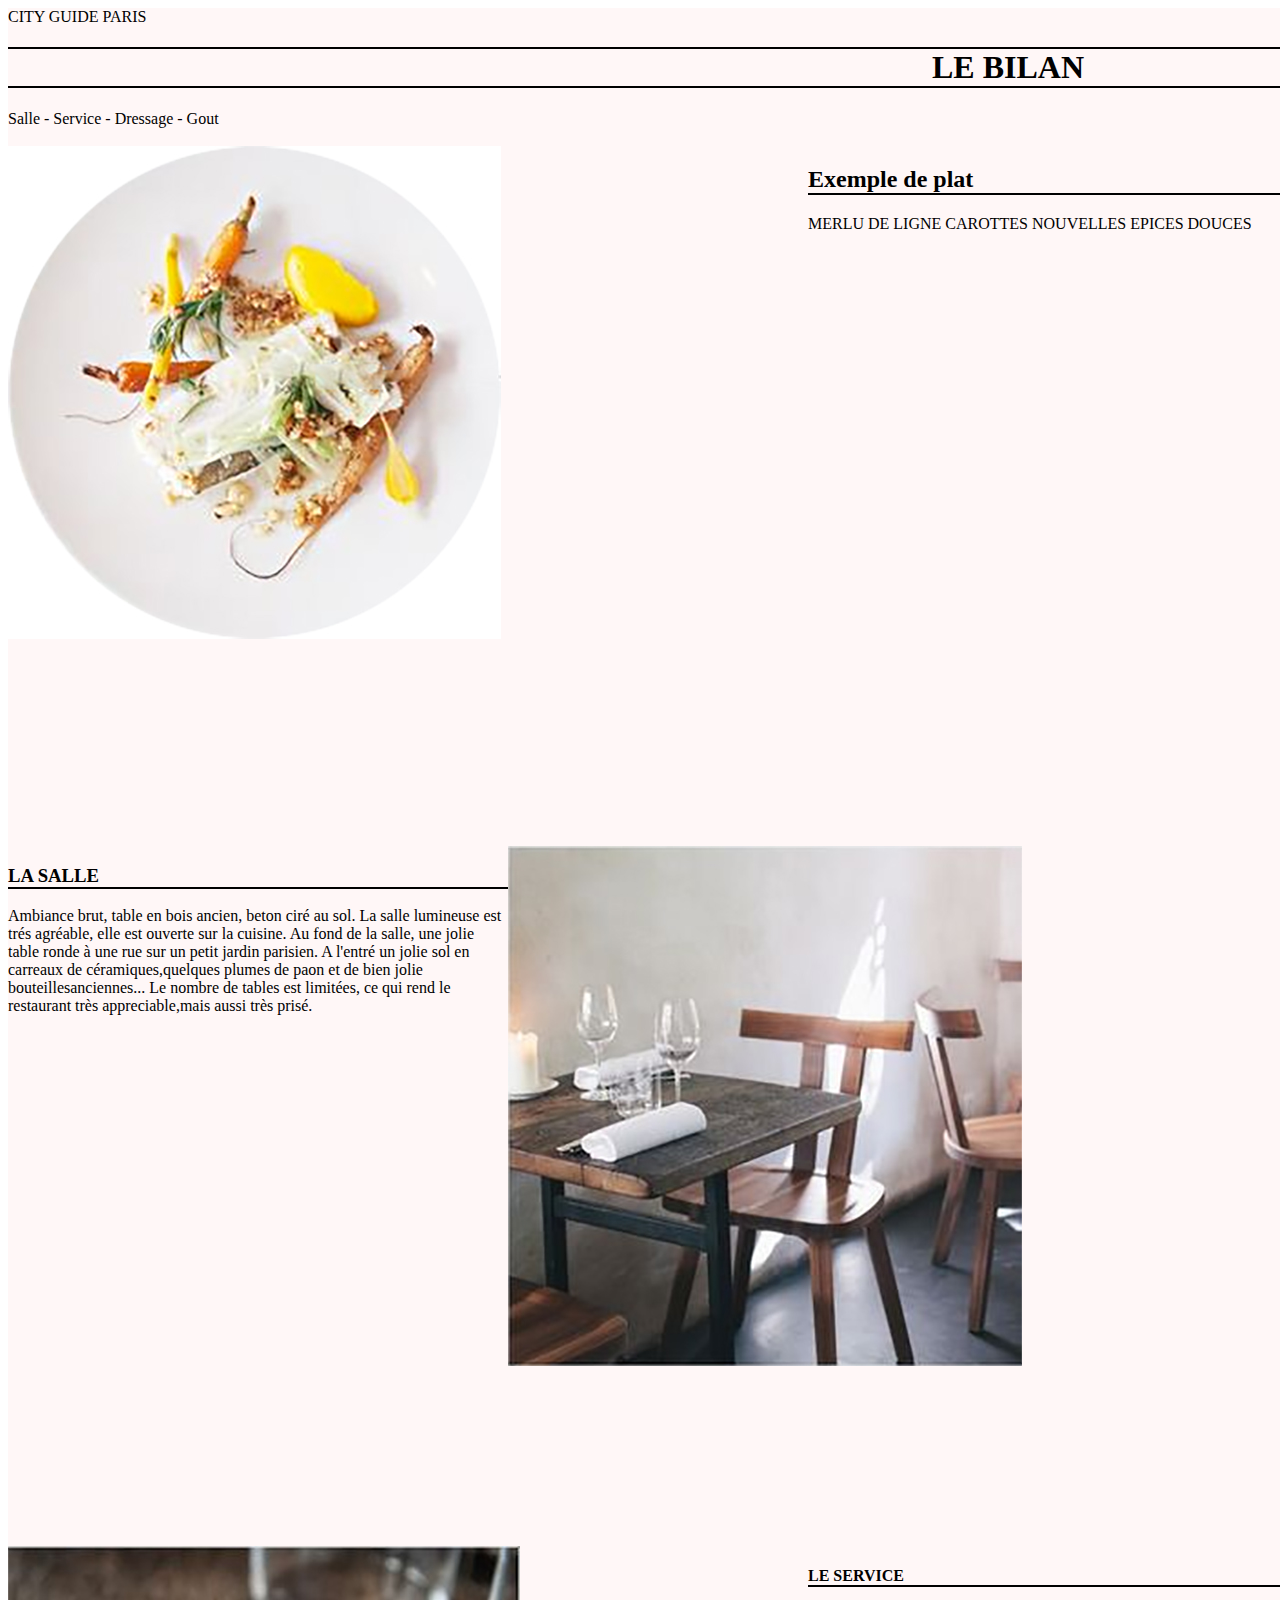
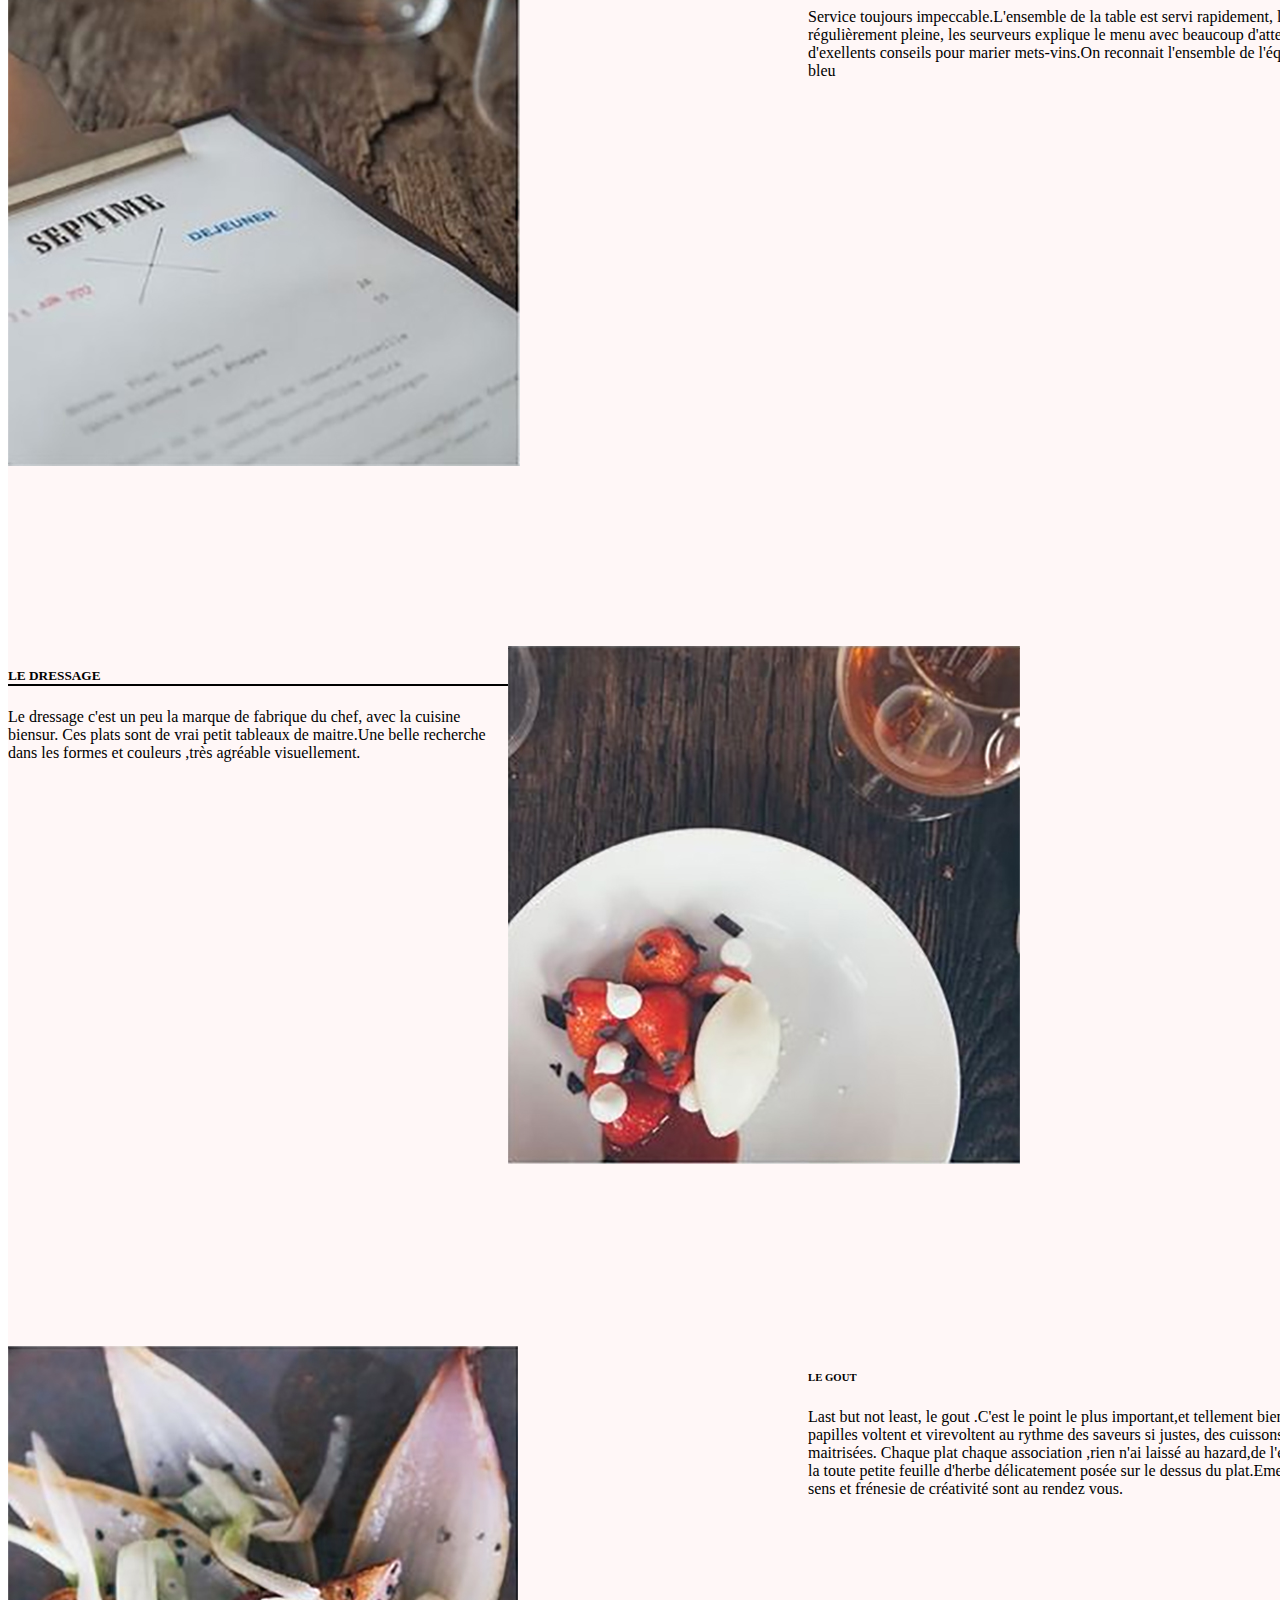
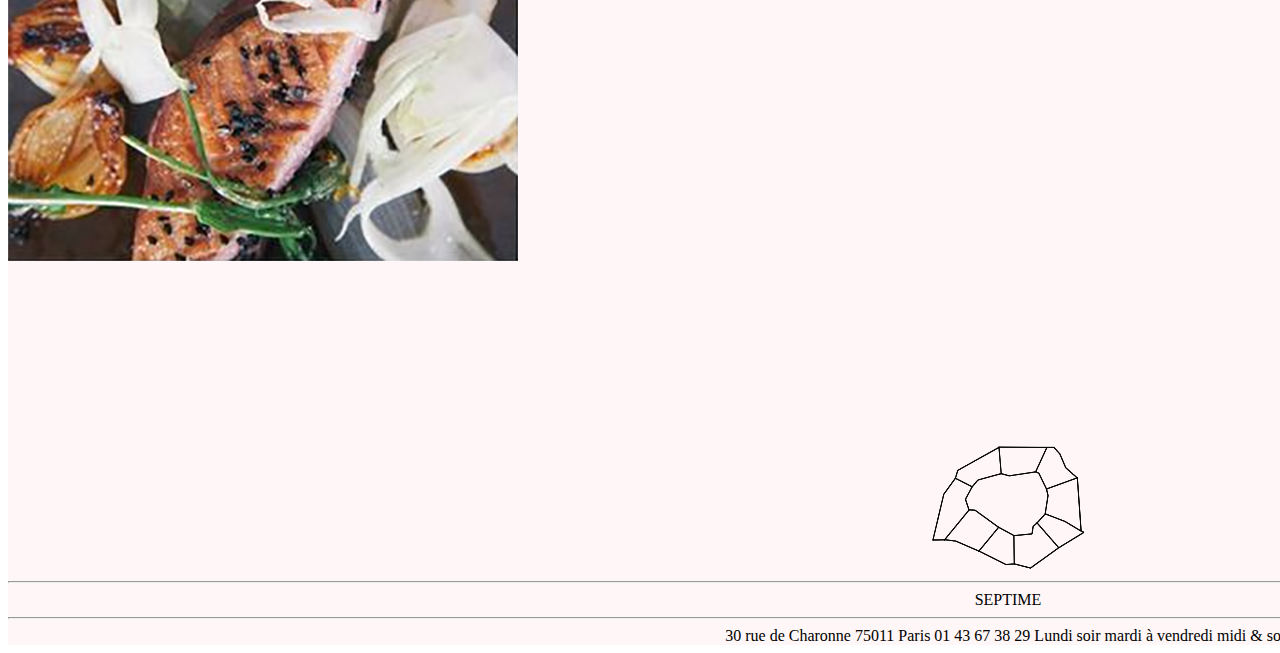
<file: index.html>
<!DOCTYPE html>
<html lang="en">
<head>
    <meta charset="UTF-8">
    <meta name="viewport" content="width=device-width, initial-scale=1.0">
    <title>eval</title>
    <link rel="stylesheet" href="css/style.css">
</head>
<body>
    <div id="contener">

      <header>
        <p class="centre">CITY GUIDE PARIS</p>
        

        <h1>LE BILAN</h1>
        

        <p class="centre">Salle - Service - Dressage - Gout</p>
        </header>
    
        <br>

        <section>
         <img src="img/assiette.jpg" alt="">

            <div class="droite">
                
            <h2>Exemple de plat</h2>

           
            <p >MERLU DE LIGNE </p>
            
              <p>  CAROTTES NOUVELLES  </p>
              
               <p> EPICES DOUCES </p>
            </div>

            </p>
        
        </section>

        <section>
             <img src="img/resto_01.jpg" alt="">

            <div class="gauche">
            <h3>
                LA SALLE
            </h3>
            <p>
                Ambiance brut, table en bois ancien, beton ciré au sol.
                La salle lumineuse est trés agréable, elle est ouverte sur la cuisine.
                Au fond de la salle, une jolie table ronde à une rue sur un petit jardin parisien.
                A l'entré un jolie sol en carreaux de céramiques,quelques plumes de paon et de bien jolie bouteillesanciennes...  
                Le nombre de tables est limitées, ce qui rend le restaurant très appreciable,mais aussi très prisé.
            </p>
             </div>
        </section>

        <section>
        <img src="img/resto_02.jpg" alt="">

        <div class="droite">
        <h4>LE SERVICE</h4>

        <p>Service toujours impeccable.L'ensemble de la table est servi rapidement, la corbeille de pain régulièrement pleine, les seurveurs explique le menu avec beaucoup d'attention et sont d'exellents conseils pour marier mets-vins.On reconnait l'ensemble de l'équipe a leurs tablier bleu </p>

         </div>
        </section>

        <section>

            <img src="img/resto_03.jpg" alt="">

            <div class="gauche">
            <h5>LE DRESSAGE</h5>

            <p>Le dressage c'est un peu la marque de fabrique du chef, avec la cuisine biensur.
                Ces plats sont de vrai petit tableaux de maitre.Une belle recherche dans les formes et couleurs
                ,très agréable visuellement.
            </p>
             </div>
        </section>

        <section>
            <img src="img/resto_04.jpg" alt="">

            <div class="droite">
            <h6>LE GOUT</h6>
            <p>
                Last but not least, le gout .C'est le point le plus important,et tellement bien ajusté ici.
                Les papilles voltent et virevoltent au rythme des saveurs si justes, des cuissons si parfaitement maitrisées.
                Chaque plat chaque association ,rien n'ai laissé au hazard,de l'element principale a la toute petite feuille d'herbe 
                délicatement posée sur le dessus du plat.Emerveillement des sens et frénesie de créativité sont au rendez vous.
            </p>
            </div>

        </section>

        <footer>
            <img src="img/plan.png" alt="">
            <hr>

            <p>SEPTIME</p>
            <hr>

            <p>30 rue de Charonne 75011 Paris</p>

            <p>01 43 67 38 29</p>

            <p>Lundi soir mardi à vendredi midi & soir</p>


        </footer>
        <link href="https://fonts.googleapis.com/css2?family=Cormorant+Garamond:wght@300&display=swap" rel="stylesheet">

    </div>
    
    
</body>
</html>
</file>
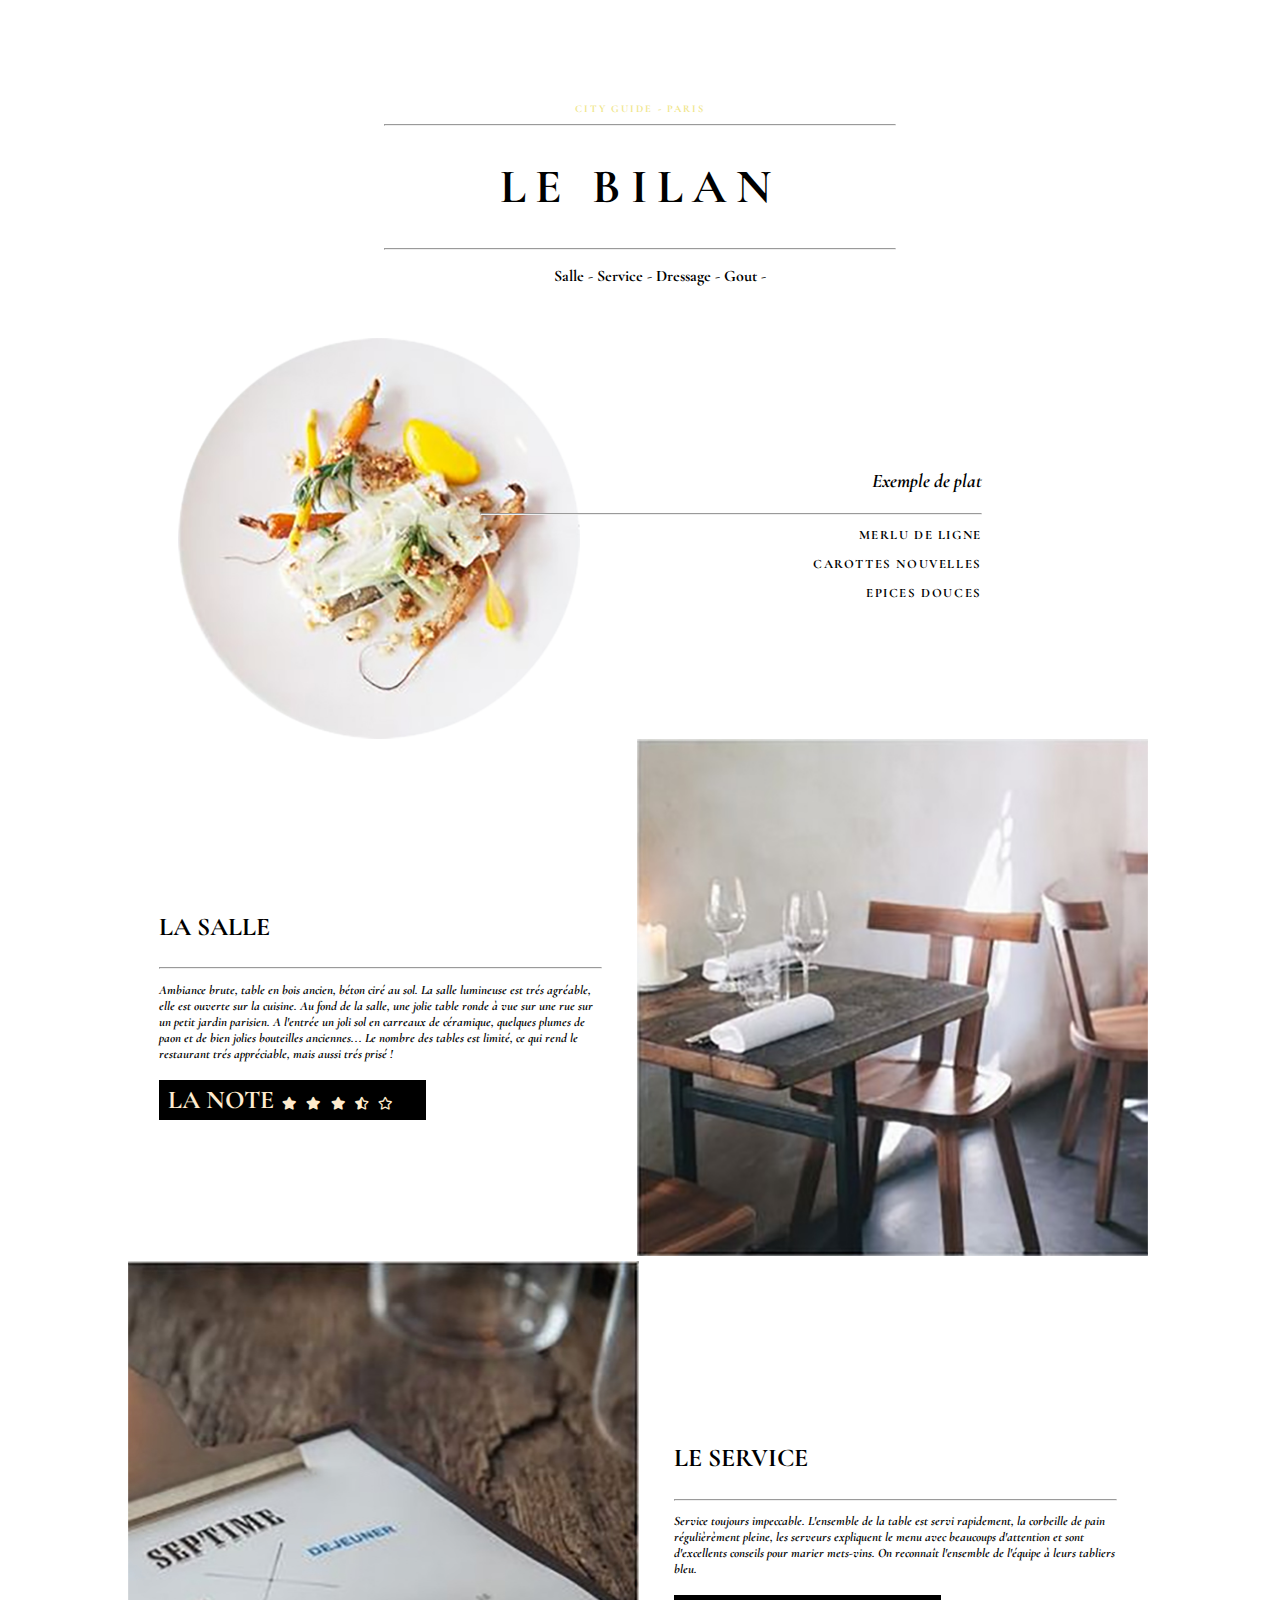
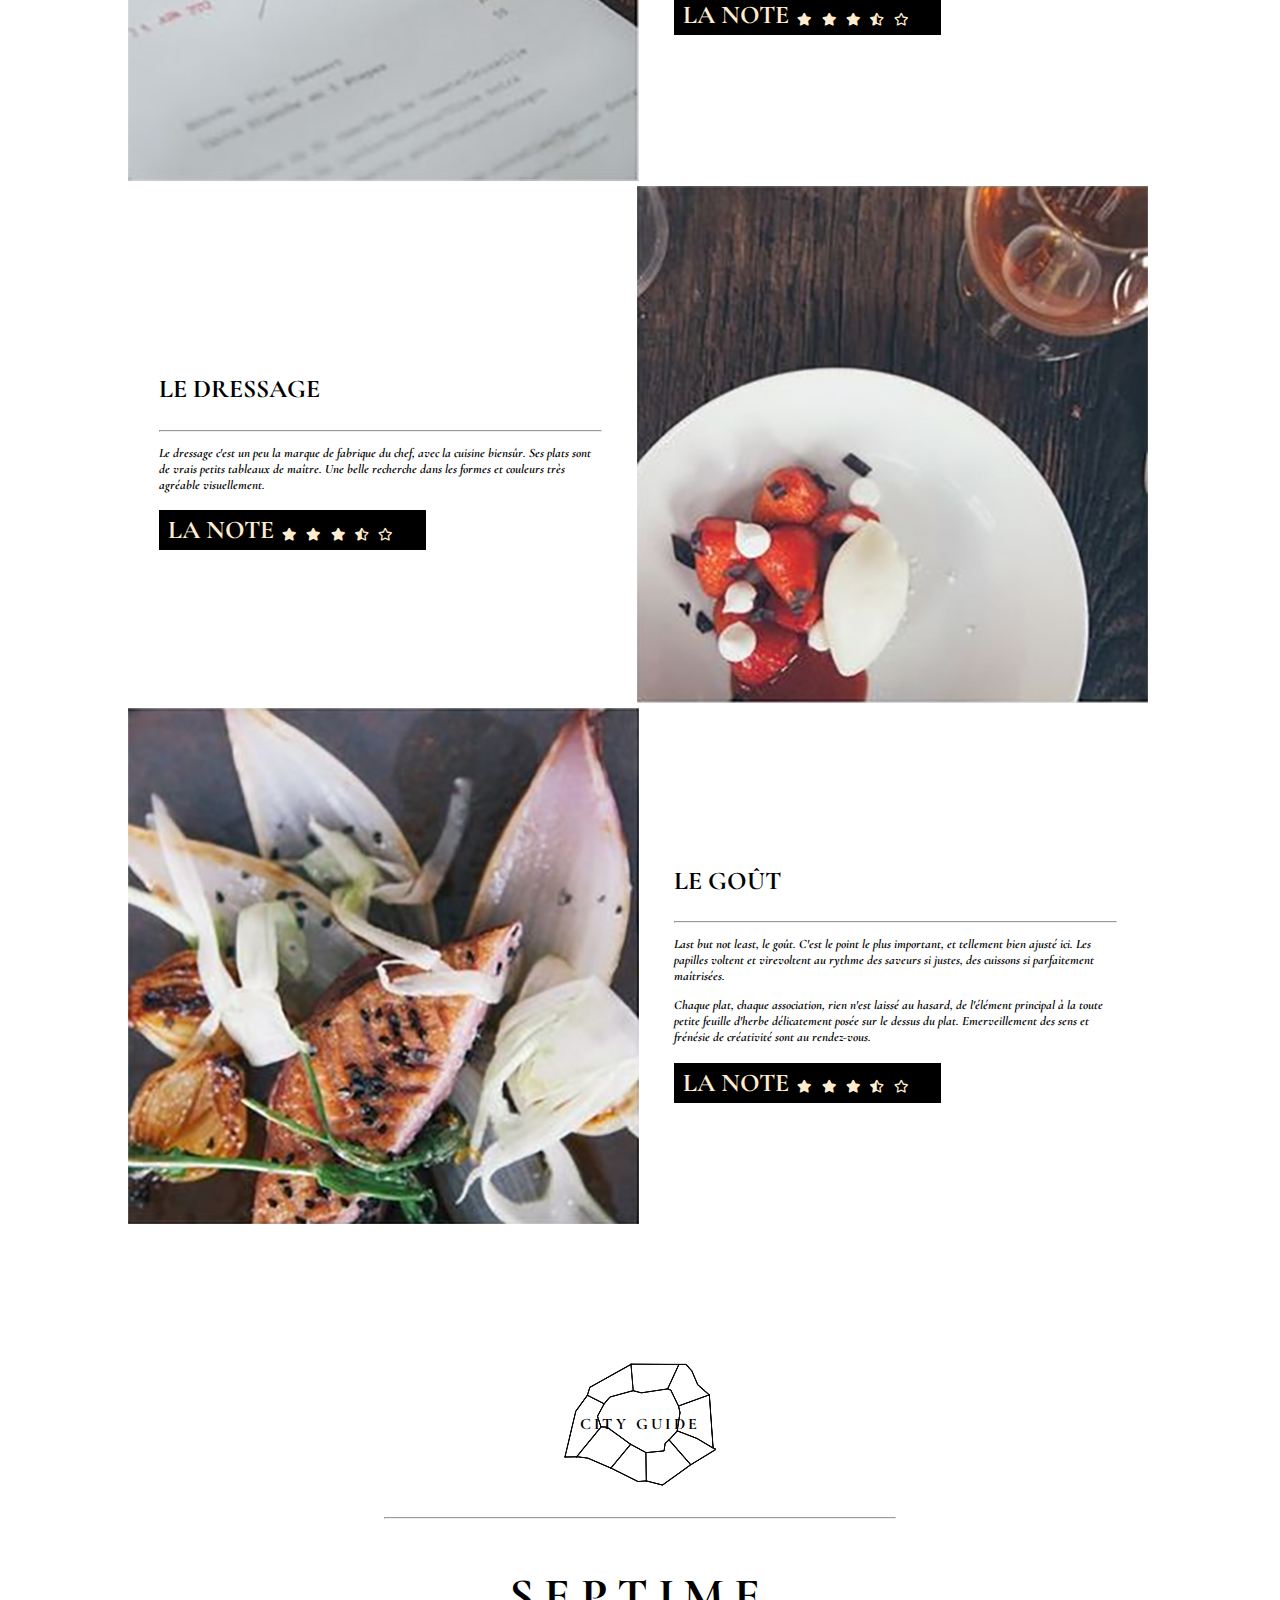
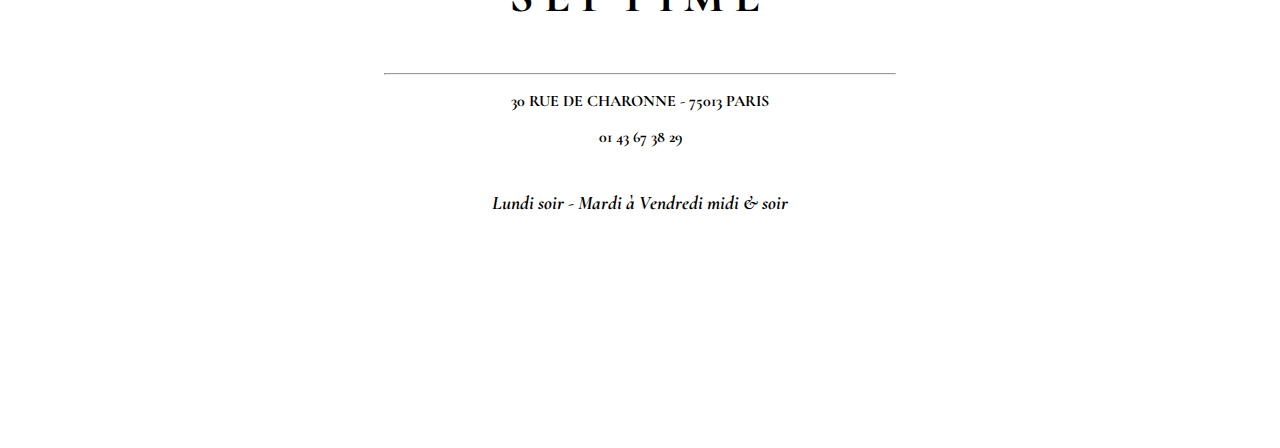
<file: correction/index.html>
<!DOCTYPE html>
<html lang="fr">
<head>
    <meta charset="UTF-8">
    <meta name="viewport" content="width=device-width, initial-scale=1.0">
    <title>correction</title>

    <!--cdnjs font awesome copy-->
    <link rel="stylesheet" href="https://cdnjs.cloudflare.com/ajax/libs/font-awesome/5.15.1/css/all.min.css" />
    <link rel="stylesheet" href="css/style.css">
    <link href="https://fonts.googleapis.com/css2?family=Cormorant+Garamond:wght@300&display=swap" rel="stylesheet">
</head>

<body><!--header>h2.titre{city guide - Paris}+hr+h1.titre{Le Bilan}+hr+nav>ul>(li>a[href=#])*4-->
    <header>
        <h2 class="titre">city guide - Paris</h2>
        <hr>
        <h1 class="titre">Le Bilan</h1>
        <hr>
        <nav>
            <ul>
                <li><a href="#salle">Salle -</a></li>
                <li><a href="#service">Service -</a></li>
                <li><a href="#dressage">Dressage -</a></li>
                <li><a href="#gout"> Gout -</a></li>
            </ul>
        </nav>
    </header>

    <section id="plate">
        <div class="plate"><img src="img/assiette.jpg" alt="assiette"></div>
        <div class="plate">
            <h3>Exemple de plat</h3>
            <hr>
            <p>Merlu de ligne</p>
            <p>Carottes nouvelles</p>
            <p>Epices douces</p>
        </div>
    </section>

    <section id="salle">
        <div class="plate">
            <h3>la salle</h3>
            <hr>
            <p>Ambiance brute, table en bois ancien, béton ciré au sol. La salle lumineuse est trés agréable, elle est ouverte sur la cuisine. Au fond de la salle, une jolie table ronde à vue sur une rue sur un petit jardin parisien. A l'entrée un joli sol en carreaux de céramique, quelques plumes de paon et de bien jolies bouteilles anciennes... Le nombre des tables est limité, ce qui rend le restaurant trés appréciable, mais aussi trés prisé !</p>
            <span>La note
                <i class="fas fa-star"></i>
                <i class="fas fa-star"></i>
                <i class="fas fa-star"></i>
                <i class="fas fa-star-half-alt"></i>
                <i class="far fa-star"></i>

            </span>
            
        </div>
        <div class="plate"><img src="img/resto_01.jpg" alt=""></div>
    </section>

    <section id="service">
        <div class="plate"><img src="img/resto_02.jpg" alt="service"></div>
        <div class="plate">
            <h3>Le service</h3>
            <hr>
            <p>Service toujours impeccable. L'ensemble de la table est servi rapidement, la corbeille de pain régulièrèment pleine, les serveurs expliquent le menu avec beaucoups d'attention et sont d'excellents conseils pour marier mets-vins. On reconnaît l'ensemble de l'équipe à leurs tabliers bleu.</p>
            <span>La note

                <i class="fas fa-star"></i>
                <i class="fas fa-star"></i>
                <i class="fas fa-star"></i>
                <i class="fas fa-star-half-alt"></i>
                <i class="far fa-star"></i>


            </span>
        </div>
    </section>

    <section id="dressage">
        <div class="plate">
            <h3>Le dressage</h3>
            <hr>
            <p>Le dressage c'est un peu la marque de fabrique du chef, avec la cuisine biensûr. Ses plats sont de vrais petits tableaux de maître. Une belle recherche dans les formes et couleurs très agréable visuellement.</p>
            <span>La note
                <i class="fas fa-star"></i>
                <i class="fas fa-star"></i>
                <i class="fas fa-star"></i>
                <i class="fas fa-star-half-alt"></i>
                <i class="far fa-star"></i>

            </span>
        </div>
        <div class="plate"><img src="img/resto_03.jpg" alt="assiette"></div>
    </section>

    <section id="gout">
        <div class="plate"><img src="img/resto_04.jpg" alt="gout"></div>
        <div class="plate">
            <h3>Le goût</h3>
            <hr>
            <p>Last but not least, le goût. C'est le point le plus important, et tellement bien ajusté ici. Les papilles voltent et virevoltent au rythme des saveurs si justes, des cuissons si parfaitement maîtrisées.</p>
            <p>Chaque plat, chaque association, rien n'est laissé au hasard, de l'élément principal à la toute petite feuille d'herbe délicatement posée sur le dessus du plat. Emerveillement des sens et frénésie de créativité sont au rendez-vous.</p>
            <span>La note

                <i class="fas fa-star"></i>
                <i class="fas fa-star"></i>
                <i class="fas fa-star"></i>
                <i class="fas fa-star-half-alt"></i>
                <i class="far fa-star"></i>

            </span>
        </div>
    </section>

    <footer>
        <h5 class="titre">city guide</h5>
        <hr>
        <h3 class="titre">Septime</h3>
        <hr>
        <p>30 rue de Charonne - 75013 Paris</p>
        <p>01 43 67 38 29</p>
        <em>Lundi soir - Mardi à Vendredi midi & soir</em>
    </footer>
    
</body>
</html>
</file>
<file: css/style.css>
}
body{
    width: 4000px;
}

#contener{
    background-color: rgb(255, 247, 247);
    width:2000px;
    margin: 0 auto;
}

h1{
    border-top: 2px solid black;
    border-bottom: 2px solid black;
    text-align: center;
}
.centre{
    text-align: center;
    
}

.droite{
    float: right;
    width: 600px;
    height: 300px;
    margin-right: 600px;

    
    
}

h2, h3, h4, h5{
    border-bottom: 2px solid black;
}

.gauche{
    float: left;
    width: 500px;
    
}


footer{
    text-align: center;

}

p{
    display: inline;
    border: 0;
}
section{
    height:700px;
    
  
}
</file>
<file: correction/css/style.css>
*{
    font-family: 'Cormorant Garamond', serif;
    font-weight: 700;
}

body{
    width: 1024px;
    margin: 0 auto;
}

header{
    width: 50%;
    margin: 10% auto 5%;
}

section{

    width: 100%;
    display: inline-block;
}

footer{
    margin: auto;
    width: 50%;
    text-align: center;
    margin-bottom: 20%;
    font-weight: bold;
}

footer p{
    text-transform: uppercase;
}

footer em{

    font-size: 1.5vw;
    font-style: italic;
    line-height: 5rem;
}

nav{

    text-align: center;
}

nav ul li{

    display: inline-block;
}
a{
    text-decoration: none;
    color: inherit;/* notion d'heritage en css*/
}

#gout{

    margin-bottom: 10%;
}
.titre{

    text-transform: uppercase;
    font-size: 3rem;
    letter-spacing: 0.2em;
    text-align: center;
}

header h2.titre, footer h5.titre{
    color: khaki;
    font-weight: bold;
    font-size: 0.65rem;
}

footer h5.titre{
    color: black;
    font-size: 1rem;
    padding: 3.5rem 0;
    background-image: url("../img/plan.png");
    background-repeat: no-repeat;
    background-position: center;
}

.plate{

    margin: 0;
    width: 49.94%;
    height: auto;
    display: inline-block;
    vertical-align: middle;
    font-weight: bold;
}

#salle .plate:first-child, #service .plate:last-child, #dressage .plate:first-child, #gout .plate:last-child{

    padding: 3%;
    width: 43.3%;
}
.plate img{

    width: 100%;
    height: auto;

}

.plate h3{
    text-transform: uppercase;
    font-size: 2vw;
    font-weight: bold;

}

.plate p{

    font-style: italic;
    font-size: 1vw;
}
.plate p:last-of-type{

    margin-bottom: 5%;
}

.plate span{

    color: blanchedalmond;
    background-color: black;
    text-transform: uppercase;
    font-size: 2vw;
    padding: 1% 7% 1% 2%;
    margin-top: 2%;
}

.plate i{
    font-size: 1vw;
    margin: 0.5%;
}

#plate .plate{

    width: 49%;
    text-align: right;
}

#plate .plate:last-of-type{

    position: relative;
    right: 15%;
}

#plate .plate img{

    border-radius: 50%;
    width: 80%;
    display: block;
    margin: auto;
}
#plate .plate h3{
    font-style: italic;
    text-transform: inherit;
    font-size: 1.5vw;
}
#plate .plate p{
    text-transform: uppercase;
    font-style: normal;
    font-size: 1vw;
    letter-spacing: 0.1rem;
}
</file>
